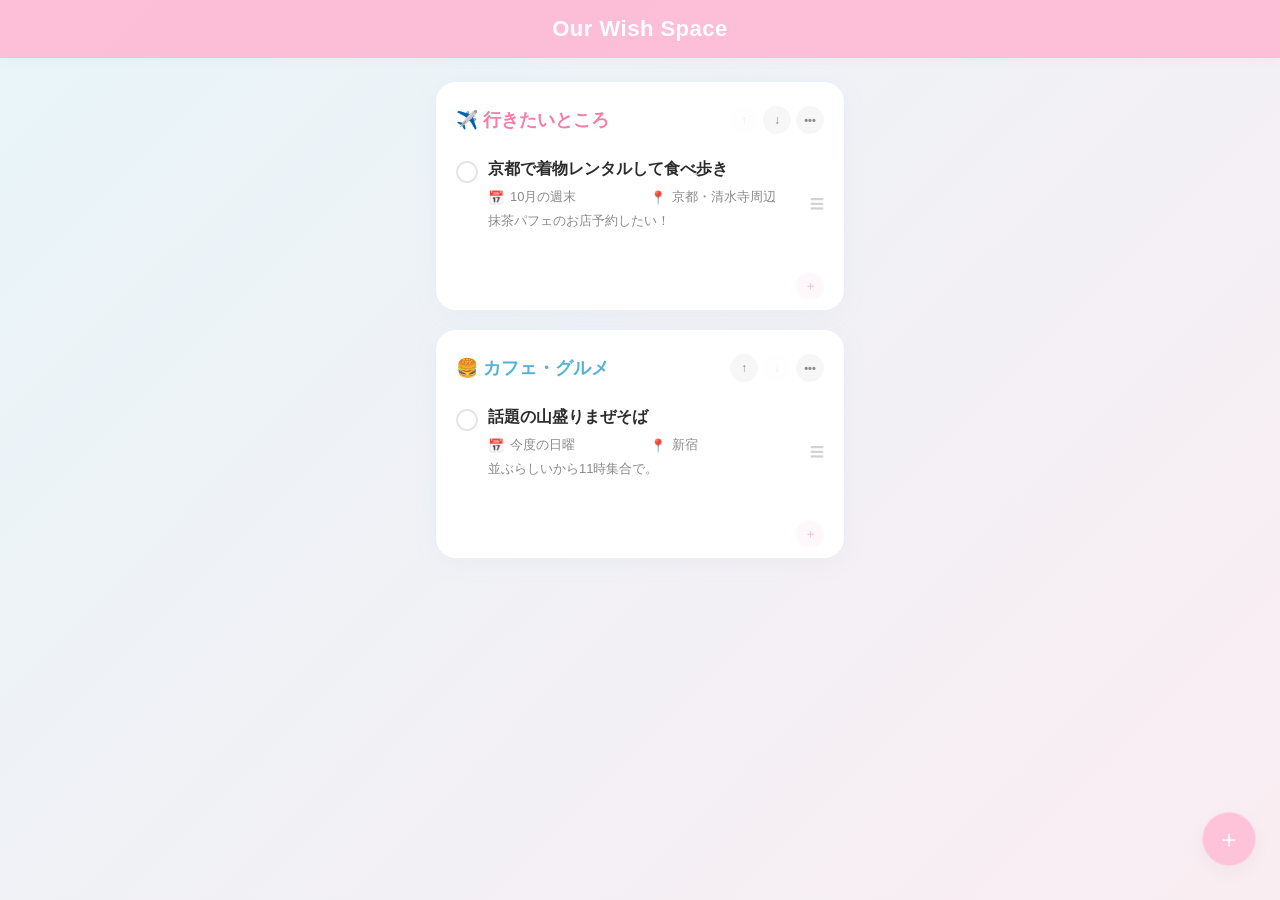
<file: index.html>
<!DOCTYPE html>
<html lang="ja">
<head>
    <meta charset="UTF-8">
    <meta name="viewport" content="width=device-width, initial-scale=1.0, maximum-scale=1.0, user-scalable=no">
    <title>Our Perfect Linked TODO Space</title>
    <link rel="stylesheet" href="style.css">
</head>
<body>

<header class="app-header" id="dynamic-header">
    <div class="header-content-wrapper">
        <h1 class="app-main-title" id="dynamic-title" contenteditable="true" 
            onfocus="showThemePicker()" 
            onblur="checkHeaderEmpty(this)">Our Wish Space</h1>
    </div>
    <div class="theme-picker-container" id="theme-picker-container">
        <div class="picker-group">
            <span class="picker-label">背景色</span>
            <label class="heart-picker-wrapper">
                <input type="color" id="app-theme-color" value="#ffb7d2" oninput="changeAppTheme(this.value)">
                <svg class="heart-icon" id="header-bg-heart" viewBox="0 0 24 24">
                    <path d="M12 21.35l-1.45-1.32C5.4 15.36 2 12.28 2 8.5 2 5.42 4.42 3 7.5 3c1.74 0 3.41.81 4.5 2.09C13.09 3.81 14.76 3 16.5 3 19.58 3 22 5.42 22 8.5c0 3.78-3.4 6.86-8.55 11.54L12 21.35z"/>
                </svg>
            </label>
        </div>
        <div class="picker-group">
            <span class="picker-label">文字色</span>
            <label class="text-color-picker-wrapper">
                <input type="color" id="app-text-color" value="#ffffff" oninput="changeAppTextColor(this.value)">
                <span class="text-color-preview" id="text-color-dot"></span>
            </label>
        </div>
        <button class="picker-close-inner-btn" onclick="hideThemePicker()">✓</button>
    </div>
</header>

<div class="container" id="board-container" onclick="handleGlobalClick(event)">
</div>

<button class="floating-add-btn" id="dynamic-floating-btn" onclick="openGenreModal()">＋</button>

<div id="genre-modal" class="modal-overlay" onclick="closeGenreModal(event)">
    <div class="modal-card" onclick="event.stopPropagation()">
        <h3 class="modal-title">新規リスト</h3>
        
        <input type="text" id="new-genre-name" class="modal-input title-field" placeholder="リスト名を入力">
        
        <div class="color-picker-section">
            <span class="modal-label">カラーを選択</span>
            <label class="heart-picker-wrapper modal-heart-picker">
                <input type="color" id="new-genre-color" value="#54b2d3" oninput="changeModalHeartColor(this.value)">
                <svg class="heart-icon" id="modal-genre-heart" viewBox="0 0 24 24">
                    <path d="M12 21.35l-1.45-1.32C5.4 15.36 2 12.28 2 8.5 2 5.42 4.42 3 7.5 3c1.74 0 3.41.81 4.5 2.09C13.09 3.81 14.76 3 16.5 3 19.58 3 22 5.42 22 8.5c0 3.78-3.4 6.86-8.55 11.54L12 21.35z"/>
                </svg>
            </label>
        </div>

        <div class="modal-footer-row">
            <button class="modal-submit-btn" id="dynamic-modal-submit-btn" onclick="createGenreBoard()">追加</button>
        </div>
    </div>
</div>

<script>
    let boardData = [
        {
            id: 101,
            genreName: "✈️ 行きたいところ",
            color: "#f77ca7", 
            isEditingMode: false,
            isCollapsed: false,
            wishes: [
                { id: 2, title: "京都で着物レンタルして食べ歩き", date: "10月の週末", location: "京都・清水寺周辺", note: "抹茶パフェのお店予約したい！", checked: false }
            ]
        },
        {
            id: 102,
            genreName: "🍔 カフェ・グルメ",
            color: "#54b2d3", 
            isEditingMode: false,
            isCollapsed: false,
            wishes: [
                { id: 1, title: "話題の山盛りまぜそば", date: "今度の日曜", location: "新宿", note: "並ぶらしいから11時集合で。", checked: false }
            ]
        }
    ];

    let currentAppThemeColor = "#ffb7d2"; 

    function checkHeaderEmpty(element) {
        if (!element.innerText.trim()) {
            element.innerText = "Our Wish Space";
        }
        autoSave();
    }

    function changeAppTheme(colorHex) {
        currentAppThemeColor = colorHex;
        const header = document.getElementById('dynamic-header');
        const floatBtn = document.getElementById('dynamic-floating-btn');
        const modalSubmitBtn = document.getElementById('dynamic-modal-submit-btn');
        const heartSvg = document.getElementById('header-bg-heart');
        
        if(header) header.style.backgroundColor = colorHex + "dd";
        if(floatBtn) floatBtn.style.backgroundColor = colorHex + "cc";
        if(modalSubmitBtn) modalSubmitBtn.style.backgroundColor = colorHex; 
        if(heartSvg) heartSvg.style.fill = colorHex;

        const innerAddBtns = document.querySelectorAll('.inner-add-btn');
        innerAddBtns.forEach(btn => {
            btn.style.setProperty('background', colorHex + "1a", 'important');
            btn.style.setProperty('color', colorHex, 'important');
        });

        autoSave();
    }

    function changeAppTextColor(colorHex) {
        const title = document.getElementById('dynamic-title');
        const labels = document.querySelectorAll('.picker-label');
        const dot = document.getElementById('text-color-dot');
        
        if(title) title.style.color = colorHex;
        labels.forEach(label => label.style.color = colorHex);
        if(dot) dot.style.backgroundColor = colorHex;
        autoSave();
    }

    function changeModalHeartColor(colorHex) {
        const modalHeartSvg = document.getElementById('modal-genre-heart');
        if (modalHeartSvg) {
            modalHeartSvg.style.fill = colorHex;
        }
    }

    function showThemePicker() {
        document.getElementById('theme-picker-container').classList.add('active');
    }
    
    function hideThemePicker() {
        document.getElementById('theme-picker-container').classList.remove('active');
    }
    
    function handleGlobalClick(e) {
        const pickerContainer = document.getElementById('theme-picker-container');
        const title = document.getElementById('dynamic-title');
        if (pickerContainer && !pickerContainer.contains(e.target) && e.target !== title) {
            hideThemePicker();
        }
    }

    // 💡 タップによる開閉ではなく、純粋なパタパタ折りたたみ（元々の仕様）に戻す
    function toggleCollapse(genreId) {
        let section = boardData.find(b => b.id === genreId);
        if(section) {
            section.isCollapsed = !section.isCollapsed;
            renderBoard();
            autoSave();
        }
    }

    function moveGenreUp(index, e) {
        e.stopPropagation(); 
        if (index === 0) return; 
        const temp = boardData[index];
        boardData[index] = boardData[index - 1];
        boardData[index - 1] = temp;
        renderBoard();
        autoSave();
    }

    function moveGenreDown(index, e) {
        e.stopPropagation(); 
        if (index === boardData.length - 1) return; 
        const temp = boardData[index];
        boardData[index] = boardData[index + 1];
        boardData[index + 1] = temp;
        renderBoard();
        autoSave();
    }

    function renderBoard() {
        const container = document.getElementById('board-container');
        if(!container) return;
        container.innerHTML = '';

        if(boardData.length === 0) {
            container.innerHTML = `<div class="empty-message">右下の「＋」から<br>新しいリストを作ってね</div>`;
            return;
        }

        boardData.forEach((section, index) => {
            const genreCard = document.createElement('div');
            genreCard.className = `genre-large-card ${section.isEditingMode ? 'global-edit-active' : ''} ${section.isCollapsed ? 'is-collapsed' : ''}`;
            genreCard.id = `genre-card-${section.id}`;
            genreCard.dataset.id = section.id;
            
            const headerBtn = section.isEditingMode 
                ? `<button class="genre-mode-toggle-btn confirm-mode" style="color: ${section.color} !important" onclick="toggleGenreMode(${section.id}); event.stopPropagation();">✓</button>`
                : `<button class="genre-mode-toggle-btn" onclick="toggleGenreMode(${section.id}); event.stopPropagation();">•••</button>`;

            const upDisabled = index === 0 ? 'disabled' : '';
            const downDisabled = index === boardData.length - 1 ? 'disabled' : '';

            // 💡 クリック時はアコーディオンではなく通常の折りたたみ(toggleCollapse)に修正
            genreCard.innerHTML = `
                <div class="genre-card-header" onclick="toggleCollapse(${section.id})">
                    <button class="genre-minus-btn" onclick="deleteGenre(${section.id}); event.stopPropagation();">ー</button>
                    <h2 class="genre-card-title" style="color: ${section.color}" contenteditable="true" 
                        onfocus="event.stopPropagation();" 
                        onblur="updateGenreName(${section.id}, this.innerText)" 
                        onclick="event.stopPropagation();">${section.genreName}</h2>
                    <div class="genre-header-actions">
                        <button class="genre-order-btn ${upDisabled}" onclick="moveGenreUp(${index}, event)">↑</button>
                        <button class="genre-order-btn ${downDisabled}" onclick="moveGenreDown(${index}, event)">↓</button>
                        ${headerBtn}
                    </div>
                </div>
                
                <div class="wish-list-container" id="list-container-${section.id}" data-genre-id="${section.id}"></div>
                
                <div class="genre-card-footer">
                    <button class="inner-add-btn" style="background: ${currentAppThemeColor}1a !important; color: ${currentAppThemeColor} !important;" onclick="addWishToGenre(${section.id})">＋</button>
                </div>
            `;

            container.appendChild(genreCard);

            const listContainer = document.getElementById(`list-container-${section.id}`);
            if(!listContainer) return;
            
            section.wishes.forEach((wish) => {
                const itemRow = document.createElement('div');
                
                const hasMeta = wish.date || wish.location;
                const hasNote = wish.note && wish.note.trim() !== "";
                
                let rowClasses = ['wish-item-row'];
                if (hasMeta) rowClasses.push('has-meta');
                if (hasNote) rowClasses.push('has-note');
                if (wish.checked) {
                    rowClasses.push('is-checked'); 
                    if (!section.isEditingMode) {
                        rowClasses.push('is-hidden-done');
                    }
                }
                itemRow.className = rowClasses.join(' ');
                itemRow.id = `item-row-${wish.id}`;
                itemRow.dataset.wishId = wish.id;
                
                itemRow.style.setProperty('--genre-theme-color', section.color);
                
                itemRow.innerHTML = `
                    <button class="item-minus-btn" onclick="deleteWish(${section.id}, ${wish.id})">ー</button>

                    <div class="item-checkbox-side">
                        <label class="todo-checkbox-wrapper">
                            <input type="checkbox" ${wish.checked ? 'checked' : ''} onchange="toggleTodoCheck(${section.id}, ${wish.id}, this.checked)">
                            <span class="todo-checkmark"></span>
                        </label>
                    </div>

                    <div class="item-content-block">
                        <div class="item-main-line">
                            <input type="text" class="wish-title-input" value="${wish.title}" placeholder="やりたいことを入力" 
                                onfocus="openDetails(${wish.id})" 
                                onblur="closeDetailsIfEmpty(${section.id}, ${wish.id})"
                                onkeydown="handleWishKeyDown(event, ${section.id}, ${wish.id})"
                                onchange="updateWishTitle(${section.id}, ${wish.id}, this.value)">
                        </div>
                        
                        <div class="item-details-drawer">
                            <div class="item-meta-line">
                                <div class="meta-input-wrapper">
                                    <span class="meta-icon">📅</span>
                                    <input type="text" class="wish-meta-input" value="${wish.date}" placeholder="いつ？" onfocus="openDetails(${wish.id})" onblur="closeDetailsIfEmpty(${section.id}, ${wish.id})" onchange="updateWishDate(${section.id}, ${wish.id}, this.value)">
                                </div>
                                <div class="meta-input-wrapper">
                                    <span class="meta-icon">📍</span>
                                    <input type="text" class="wish-meta-input" value="${wish.location}" placeholder="どこで？" onfocus="openDetails(${wish.id})" onblur="closeDetailsIfEmpty(${section.id}, ${wish.id})" onchange="updateWishLocation(${section.id}, ${wish.id}, this.value)">
                                </div>
                            </div>
                            <textarea class="wish-textarea" placeholder="詳細やメモをここに..." onfocus="openDetails(${wish.id})" onblur="closeDetailsIfEmpty(${section.id}, ${wish.id})" oninput="updateWishNote(${section.id}, ${wish.id}, this.value)">${wish.note || ''}</textarea>
                        </div>
                    </div>

                    <div class="drag-handle">☰</div>
                `;
                
                setupWishCrossDragAndDrop(itemRow, listContainer);
                listContainer.appendChild(itemRow);
            });
        });
    }

    function handleWishKeyDown(event, genreId, wishId) {
        if (event.key === 'Enter') {
            event.preventDefault(); 
            addWishToGenre(genreId); 
        }
    }

    function setupWishCrossDragAndDrop(item, currentContainer) {
        const handle = item.querySelector('.drag-handle');
        if(!handle) return;
        
        handle.addEventListener('touchstart', () => {
            item.classList.add('dragging');
        }, {passive: true});

        handle.addEventListener('touchmove', (e) => {
            const touch = e.touches[0];
            const allContainers = [...document.querySelectorAll('.wish-list-container')];
            let targetContainer = currentContainer;
            
            allContainers.forEach(c => {
                const rect = c.getBoundingClientRect();
                if (touch.clientX >= rect.left && touch.clientX <= rect.right &&
                    touch.clientY >= rect.top && touch.clientY <= rect.bottom) {
                    targetContainer = c;
                }
            });

            const targetElement = getDragAfterElement(targetContainer, touch.pageY);
            if (targetElement == null) {
                targetContainer.appendChild(item);
            } else {
                targetContainer.insertBefore(item, targetElement);
            }
        }, {passive: true});

        handle.addEventListener('touchend', () => {
            item.classList.remove('dragging');
            saveAllListsOrder();
        });

        handle.addEventListener('mousedown', () => {
            item.setAttribute('draggable', 'true');
        });
        
        item.addEventListener('dragstart', () => item.classList.add('dragging'));
        
        const allContainers = document.querySelectorAll('.wish-list-container');
        allContainers.forEach(c => {
            c.addEventListener('dragover', (e) => {
                e.preventDefault();
                const draggingItem = document.querySelector('.wish-item-row.dragging');
                if(!draggingItem) return;
                const targetElement = getDragAfterElement(c, e.pageY);
                if (targetElement == null) {
                    c.appendChild(draggingItem);
                } else {
                    c.insertBefore(draggingItem, targetElement);
                }
            });
        });

        item.addEventListener('dragend', () => {
            item.removeAttribute('draggable');
            item.classList.remove('dragging');
            saveAllListsOrder();
        });
    }

    function getDragAfterElement(container, y) {
        const draggableElements = [...container.querySelectorAll('.wish-item-row:not(.dragging)')];
        return draggableElements.reduce((closest, child) => {
            const box = child.getBoundingClientRect();
            const absoluteTop = box.top + window.scrollY;
            const offset = y - (absoluteTop + box.height / 2);
            if (offset < 0 && offset > closest.offset) {
                return { offset: offset, element: child };
            } else {
                return closest;
            }
        }, { offset: Number.NEGATIVE_INFINITY }).element;
    }

    function saveAllListsOrder() {
        const allContainers = [...document.querySelectorAll('.wish-list-container')];
        let tempWishMap = {};
        boardData.forEach(b => {
            b.wishes.forEach(w => {
                tempWishMap[w.id] = w;
            });
            b.wishes = [];
        });

        allContainers.forEach(container => {
            const genreId = parseInt(container.dataset.genreId);
            const section = boardData.find(b => b.id === genreId);
            if (!section) return;

            const rows = [...container.querySelectorAll('.wish-item-row')];
            rows.forEach(row => {
                const wishId = parseInt(row.dataset.wishId);
                if(tempWishMap[wishId]) {
                    section.wishes.push(tempWishMap[wishId]);
                }
            });
        });

        renderBoard();
        autoSave();
    }

    function toggleTodoCheck(genreId, wishId, isChecked) {
        let section = boardData.find(b => b.id === genreId);
        if(!section) return;
        let wish = section.wishes.find(w => w.id === wishId);
        if(!wish) return;

        wish.checked = isChecked;
        const row = document.getElementById(`item-row-${wishId}`);
        if(!row) return;

        if(isChecked) {
            row.classList.add('is-checked');
            if (!section.isEditingMode) {
                setTimeout(() => {
                    if (wish.checked) {
                        row.classList.add('is-hidden-done');
                    }
                }, 400); 
            }
        } else {
            row.classList.remove('is-checked');
            row.classList.remove('is-hidden-done');
        }
        autoSave();
    }

    function toggleGenreMode(genreId) {
        let section = boardData.find(b => b.id === genreId);
        if(section) {
            section.isEditingMode = !section.isEditingMode;
            renderBoard();
        }
    }

    function openDetails(wishId) {
        const row = document.getElementById('item-row-' + wishId);
        if(row) row.classList.add('is-editing');
    }

    function closeDetailsIfEmpty(genreId, wishId) {
        setTimeout(() => {
            const section = boardData.find(b => b.id === genreId);
            if(!section) return;
            const wish = section.wishes.find(w => w.id === wishId);
            if(!wish) return;
            const row = document.getElementById('item-row-' + wishId);
            if(!row) return;

            const activeEl = document.activeElement;
            if (row.contains(activeEl)) return;

            if (!wish.title || wish.title.trim() === "") {
                section.wishes = section.wishes.filter(w => w.id !== wishId);
                renderBoard();
                autoSave();
                return;
            }

            row.classList.remove('is-editing');
            
            const hasMeta = wish.date.trim() || wish.location.trim();
            const hasNote = wish.note.trim() !== "";
            
            if(hasMeta) row.classList.add('has-meta'); else row.classList.remove('has-meta');
            if(hasNote) row.classList.add('has-note'); else row.classList.remove('has-note');
        }, 150);
    }

    function openGenreModal() {
        document.getElementById('genre-modal').classList.add('active');
        document.getElementById('new-genre-name').focus();
        const colorInput = document.getElementById('new-genre-color');
        if(colorInput) changeModalHeartColor(colorInput.value);
    }
    
    function closeGenreModal(e) {
        if (e === 'force' || (e && e.target && e.target.classList.contains('modal-overlay'))) {
            document.getElementById('genre-modal').classList.remove('active');
        }
    }
    
    function createGenreBoard() {
        const nameInput = document.getElementById('new-genre-name');
        const colorInput = document.getElementById('new-genre-color');
        if(!nameInput || !colorInput) return;

        const name = nameInput.value.trim();
        if (!name) return;

        boardData.push({ 
            id: Date.now(), 
            genreName: name, 
            color: colorInput.value, 
            isEditingMode: false, 
            isCollapsed: false, 
            wishes: [] 
        });

        nameInput.value = '';
        closeGenreModal('force');
        renderBoard();
        autoSave();
    }

    function updateGenreName(genreId, text) {
        let section = boardData.find(b => b.id === genreId);
        if(section) section.genreName = text;
        autoSave();
    }
    
    function deleteGenre(genreId) {
        boardData = boardData.filter(b => b.id !== genreId);
        renderBoard();
        autoSave();
    }

    function addWishToGenre(genreId) {
        let section = boardData.find(b => b.id === genreId);
        if(!section) return;

        if (section.isCollapsed) section.isCollapsed = false;

        const lastWish = section.wishes[section.wishes.length - 1];
        if (lastWish && (!lastWish.title || lastWish.title.trim() === "")) {
            const container = document.getElementById('list-container-' + genreId);
            if (container && container.lastElementChild) {
                container.lastElementChild.querySelector('.wish-title-input').focus();
            }
            return;
        }

        const newWish = { id: Date.now(), title: "", date: "", location: "", note: "", checked: false };
        section.wishes.push(newWish);
        renderBoard();
        
        openDetails(newWish.id);
        const container = document.getElementById('list-container-' + genreId);
        if(container && container.lastElementChild) {
            container.lastElementChild.querySelector('.wish-title-input').focus();
        }
        autoSave();
    }
    
    function updateWishTitle(genreId, wishId, value) {
        let section = boardData.find(b => b.id === genreId);
        if(section) { 
            let wish = section.wishes.find(w => w.id === wishId); 
            if(wish) {
                wish.title = value;
                if (!value || value.trim() === "") {
                    section.wishes = section.wishes.filter(w => w.id !== wishId);
                    renderBoard();
                    autoSave();
                }
            } 
        }
        autoSave();
    }
    function updateWishDate(genreId, wishId, value) {
        let section = boardData.find(b => b.id === genreId);
        if(section) { let wish = section.wishes.find(w => w.id === wishId); if(wish) wish.date = value; }
        autoSave();
    }
    function updateWishLocation(genreId, wishId, value) {
        let section = boardData.find(b => b.id === genreId);
        if(section) { let wish = section.wishes.find(w => w.id === wishId); if(wish) wish.location = value; }
        autoSave();
    }
    function updateWishNote(genreId, wishId, value) {
        let section = boardData.find(b => b.id === genreId);
        if(section) { let wish = section.wishes.find(w => w.id === wishId); if(wish) wish.note = value; }
        autoSave();
    }
    function deleteWish(genreId, wishId) {
        let section = boardData.find(b => b.id === genreId);
        if(section) section.wishes = section.wishes.filter(w => w.id !== wishId);
        renderBoard();
        autoSave();
    }
    function autoSave() { console.log("[自動保存] 同期完了"); }

    window.onload = () => {
        renderBoard();
        const themeColor = document.getElementById('app-theme-color');
        const textColor = document.getElementById('app-text-color');
        if(themeColor) changeAppTheme(themeColor.value);
        if(textColor) changeAppTextColor(textColor.value);
    };
</script>

</body>
</html>
</file>
<file: style.css>
/* --- Pastel Sky Style Wish Board --- */
:root {
    --bg-light-blue: #e8f5f9;
    --bg-light-pink: #faedf2;
    
    --card-color: #ffffff;
    --text-main: #2c2c2e;
    --text-sub: #8a8a8f;
    
    --accent-blue: #54b2d3;
    --accent-pink: #f77ca7;
    
    --border-color: #f2f2f7;
    --danger: #ff453a;
    --btn-trans-bg: rgba(0, 0, 0, 0.03); 
}

/* 📱 フォントを完全にiPhone（iOS）システム基準に統一 */
* {
    box-sizing: border-box;
    margin: 0;
    padding: 0;
    font-family: -apple-system, BlinkMacSystemFont, "SF Pro Text", "SF Pro Display", "Helvetica Neue", "Segoe UI", Roboto, sans-serif;
    -webkit-font-smoothing: antialiased;
    -moz-osx-font-smoothing: grayscale;
}

body {
    background: linear-gradient(135deg, var(--bg-light-blue) 0%, var(--bg-light-pink) 100%);
    background-attachment: fixed;
    color: var(--text-main);
    padding: 0 0 140px 0;
    display: flex;
    flex-direction: column;
    align-items: center;
}

/* 🎀 ヘッダー */
.app-header {
    width: 100%;
    background-color: rgba(255, 183, 210, 0.85); 
    padding: 16px;
    text-align: center;
    box-shadow: 0 2px 14px rgba(0, 0, 0, 0.03);
    margin-bottom: 24px;
    transition: background-color 0.3s ease;
    display: flex;
    flex-direction: column;
    align-items: center;
    gap: 8px;
}
.header-content-wrapper {
    width: 100%;
    max-width: 440px;
    position: relative;
}
.app-main-title {
    color: #ffffff;
    font-size: 22px;
    font-weight: 800;
    outline: none;
    display: inline-block;
    letter-spacing: 0.5px;
}

/* 🎨 テーマパネル */
.theme-picker-container {
    display: none;
    align-items: center;
    gap: 14px;
    background: rgba(255, 255, 255, 0.25);
    padding: 6px 14px;
    border-radius: 20px;
    backdrop-filter: blur(8px);
    -webkit-backdrop-filter: blur(8px);
    animation: fadeIn 0.2s ease forwards;
}
.theme-picker-container.active {
    display: flex;
}
.picker-group {
    display: flex;
    align-items: center;
    gap: 6px;
}
.picker-label {
    font-size: 11px;
    font-weight: 700;
    color: #ffffff;
    transition: color 0.3s ease;
}

/* 💖 ハート型カラーピッカー共通スタイル */
.heart-picker-wrapper {
    position: relative;
    width: 22px;
    height: 20px;
    display: inline-block;
    cursor: pointer;
}
.heart-picker-wrapper input[type="color"],
.text-color-picker-wrapper input[type="color"] {
    position: absolute;
    top: 0; left: 0; width: 100%; height: 100%;
    opacity: 0; cursor: pointer; z-index: 2;
}
.heart-icon {
    position: absolute;
    top: 0; left: 0; width: 100%; height: 100%;
    fill: #ffb7d2; stroke: #ffffff; stroke-width: 1.5;
    filter: drop-shadow(0 2px 4px rgba(0,0,0,0.05));
    transition: fill 0.3s ease;
    z-index: 1;
}

.text-color-picker-wrapper {
    position: relative;
    width: 16px;
    height: 16px;
    display: inline-block;
    cursor: pointer;
}
.text-color-preview {
    position: absolute;
    top: 0; left: 0; width: 16px; height: 16px;
    background-color: #ffffff;
    border-radius: 50%;
    border: 1.5px solid #ffffff;
    box-shadow: 0 2px 5px rgba(0,0,0,0.1);
    z-index: 1;
    transition: background-color 0.3s ease;
}

.picker-close-inner-btn {
    background: transparent;
    border: none;
    color: #ffffff;
    font-size: 12px;
    font-weight: bold;
    cursor: pointer;
    padding-left: 4px;
}

@keyframes fadeIn {
    from { opacity: 0; transform: translateY(-4px); }
    to { opacity: 1; transform: translateY(0); }
}

.container {
    width: 100%;
    max-width: 440px;
    padding: 0 16px;
    display: flex;
    flex-direction: column;
    gap: 20px;
}

/* --- 大カード（リスト） --- */
.genre-large-card {
    background: var(--card-color);
    border-radius: 20px;
    padding: 20px 20px 10px 20px;
    box-shadow: 0 4px 24px rgba(140, 180, 200, 0.08);
    transition: transform 0.2s, box-shadow 0.2s;
}

.genre-card-header {
    display: flex;
    align-items: center;
    position: relative;
    height: 36px;
    margin-bottom: 8px;
    cursor: pointer; 
}
.genre-card-title {
    font-size: 18px;
    font-weight: 700;
    outline: none;
    flex-grow: 1;
}
.genre-header-actions {
    display: flex;
    align-items: center;
    gap: 5px;
}

/* まんまるボタン */
.genre-mode-toggle-btn, .genre-minus-btn, .item-minus-btn, .inner-add-btn, .genre-order-btn {
    width: 28px !important; height: 28px !important;
    border-radius: 50% !important; border: none !important;
    display: flex !important; align-items: center !important; justify-content: center !important;
    cursor: pointer !important; transition: all 0.2s ease !important; flex-shrink: 0;
}
.genre-mode-toggle-btn { background: var(--btn-trans-bg) !important; color: var(--text-sub) !important; font-size: 11px !important; font-weight: bold !important; }
.genre-mode-toggle-btn.confirm-mode { background: rgba(0, 0, 0, 0.04) !important; font-size: 13px !important; }

.genre-order-btn {
    background: var(--btn-trans-bg) !important;
    color: var(--text-sub) !important;
    font-size: 12px !important;
    font-weight: 600 !important;
}
.genre-order-btn:active { background: rgba(0, 0, 0, 0.08) !important; }
.genre-order-btn.disabled { opacity: 0.15 !important; pointer-events: none !important; }

.genre-minus-btn, .item-minus-btn {
    background: rgba(255, 69, 58, 0.08) !important; color: var(--danger) !important;
    font-size: 11px !important; font-weight: 900 !important;
    width: 0 !important; margin-right: 0 !important; opacity: 0 !important; pointer-events: none;
}
.global-edit-active .genre-minus-btn, .global-edit-active .item-minus-btn {
    width: 28px !important; margin-right: 10px !important; opacity: 1 !important; pointer-events: auto;
}
.genre-card-footer { display: flex; justify-content: flex-end; margin-top: 8px; }

/* パタパタ閉じたときのシンプル制御 */
.genre-large-card.is-collapsed .wish-list-container,
.genre-large-card.is-collapsed .genre-card-footer {
    display: none !important;
}
.genre-large-card.is-collapsed {
    padding-bottom: 16px;
    opacity: 0.85;
}

/* --- 📋 TODO項目の構造・インデント --- */
.wish-list-container { min-height: 20px; }

.wish-item-row {
    display: flex; align-items: flex-start; padding: 14px 0; position: relative;
    transition: opacity 0.3s ease; border-bottom: 1px solid #f2f2f7; 
}
.wish-item-row:last-child { border-bottom: none; }

.item-checkbox-side {
    width: 32px; flex-shrink: 0; display: flex; align-items: center; padding-top: 1px;
}

/* 🔘 チェックボックス */
.todo-checkbox-wrapper { display: inline-block; position: relative; width: 22px; height: 22px; cursor: pointer; }
.todo-checkbox-wrapper input { position: absolute; opacity: 0; height: 0; width: 0; }
.todo-checkmark {
    position: absolute; top: 0; left: 0; height: 22px; width: 22px;
    background-color: transparent; border: 2px solid #e5e5ea; border-radius: 50%; transition: all 0.2s ease;
}
.todo-checkbox-wrapper:hover .todo-checkmark { border-color: var(--genre-theme-color); }
.todo-checkbox-wrapper input:checked ~ .todo-checkmark { background-color: transparent; border-color: var(--genre-theme-color); }
.todo-checkmark:after {
    content: ""; position: absolute; display: none; left: 7px; top: 3px; width: 4px; height: 9px;
    border: solid var(--genre-theme-color); border-width: 0 2px 2px 0; transform: rotate(45deg);
}
.todo-checkbox-wrapper input:checked ~ .todo-checkmark:after { display: block; }

/* コンテンツブロック */
.item-content-block { flex-grow: 1; display: flex; flex-direction: column; gap: 6px; }
.item-main-line { display: flex; align-items: center; width: 100%; }

.wish-title-input {
    width: 100%; font-size: 16px; font-weight: 700; color: var(--text-main); border: none; background: transparent; outline: none;
}
.wish-title-input::placeholder { color: #d1d1d6; font-weight: 400; }

/* 📅 📍 メタ・メモ情報エリア */
.item-details-drawer { margin-top: 2px; }
.item-meta-line { display: none; align-items: center; gap: 14px; height: 22px; }
.meta-input-wrapper { display: flex; align-items: center; gap: 6px; }
.meta-icon { font-size: 13px; line-height: 1; }
.wish-meta-input {
    width: 100%; font-size: 13px; font-weight: 500; color: var(--text-sub); border: none; background: transparent; outline: none;
}
.wish-meta-input::placeholder { color: #d1d1d6; }

.wish-textarea {
    display: none; width: 100%; height: 38px; border: none; resize: none;
    font-size: 13px; line-height: 1.4; color: var(--text-sub); background: transparent; outline: none; margin-top: 4px;
}

.wish-item-row.is-editing .item-details-drawer,
.wish-item-row.is-editing .item-meta-line,
.wish-item-row.is-editing .wish-textarea { display: block !important; }
.wish-item-row.is-editing .item-meta-line { display: flex !important; }

.wish-item-row.has-meta .item-details-drawer,
.wish-item-row.has-note .item-details-drawer { display: block; }
.wish-item-row.has-meta .item-meta-line { display: flex; }
.wish-item-row.has-note .wish-textarea { display: block; }

.wish-item-row.is-checked .wish-title-input {
    color: #c7c7cc !important; text-decoration: line-through var(--genre-theme-color) 2px;
}
.wish-item-row.is-hidden-done { display: none !important; }

.global-edit-active .wish-item-row.is-checked.is-hidden-done,
.global-edit-active .wish-item-row.is-checked { display: flex !important; opacity: 0.45; }

/* --- ☰ ドラッグつまみ --- */
.drag-handle {
    color: #d1d1d6; font-size: 14px; padding: 4px 0 4px 12px; cursor: grab; user-select: none; align-self: center; touch-action: none;
}
.wish-item-row.dragging { opacity: 0.3; background: rgba(240, 245, 250, 0.8); border-radius: 8px; }

/* --- 🫧 固定プラスボタン --- */
.floating-add-btn {
    position: fixed; bottom: 34px; right: 24px; width: 54px; height: 54px; border-radius: 50%;
    background-color: rgba(255, 183, 210, 0.8); backdrop-filter: blur(12px); -webkit-backdrop-filter: blur(12px);
    color: #ffffff; border: 1px solid rgba(255, 255, 255, 0.3); font-size: 24px; font-weight: 300;
    display: flex; align-items: center; justify-content: center; box-shadow: 0 6px 20px rgba(0, 0, 0, 0.04);
    z-index: 1000; transition: transform 0.1s ease, background-color 0.3s ease;
}
.floating-add-btn:active { transform: scale(0.92); }

/* --- 📋 モーダル --- */
.modal-overlay {
    position: fixed; top: 0; left: 0; width: 100%; height: 100%;
    background: rgba(44, 44, 46, 0.15); backdrop-filter: blur(8px); -webkit-backdrop-filter: blur(8px);
    display: flex; align-items: flex-start; justify-content: center; padding: 60px 16px;
    opacity: 0; pointer-events: none; transition: opacity 0.2s ease; z-index: 2000;
}
.modal-overlay.active { opacity: 1; pointer-events: auto; }

.modal-card {
    background: var(--card-color); width: 100%; max-width: 340px; border-radius: 20px; padding: 24px;
    box-shadow: 0 12px 36px rgba(0, 0, 0, 0.08); border: 1px solid rgba(255, 255, 255, 0.7);
    display: flex; flex-direction: column; gap: 24px;
}
.modal-title { font-size: 17px; font-weight: 800; color: var(--text-main); text-align: left; }
.modal-input.title-field { 
    width: 100%; border: none; border-bottom: 2px solid #e5e5ea; padding: 10px 0; 
    font-size: 16px; font-weight: 600; outline: none; background: transparent; transition: border-color 0.2s ease;
}
.modal-input.title-field:focus { border-bottom-color: var(--accent-pink); }

/* 🛠 カラーピッカーのレイアウト */
.color-picker-section {
    display: flex;
    align-items: center; 
    gap: 12px;           
}
.modal-label { font-size: 14px; font-weight: 600; color: var(--text-sub); }

/* モーダル内のハートピッカー専用スタイル */
.heart-picker-wrapper.modal-heart-picker {
    width: 34px;        
    height: 30px;
}
.heart-picker-wrapper.modal-heart-picker input[type="color"] {
    width: 100%;
    height: 100%;
}
.heart-picker-wrapper.modal-heart-picker .heart-icon {
    width: 100%;
    height: 100%;
    transition: fill 0.2s ease;
}

.modal-footer-row { display: flex; justify-content: flex-end; }
.modal-submit-btn {
    background: #ffb7d2; color: #fff; border: none; padding: 9px 26px; border-radius: 20px; 
    font-size: 14px; font-weight: 700; cursor: pointer; box-shadow: 0 4px 12px rgba(0, 0, 0, 0.05);
    transition: background-color 0.3s ease, transform 0.1s ease;
}
.modal-submit-btn:active { transform: scale(0.96); }

.empty-message { text-align: center; color: var(--text-sub); font-size: 14px; padding: 80px 0; line-height: 1.6; }
</file>
